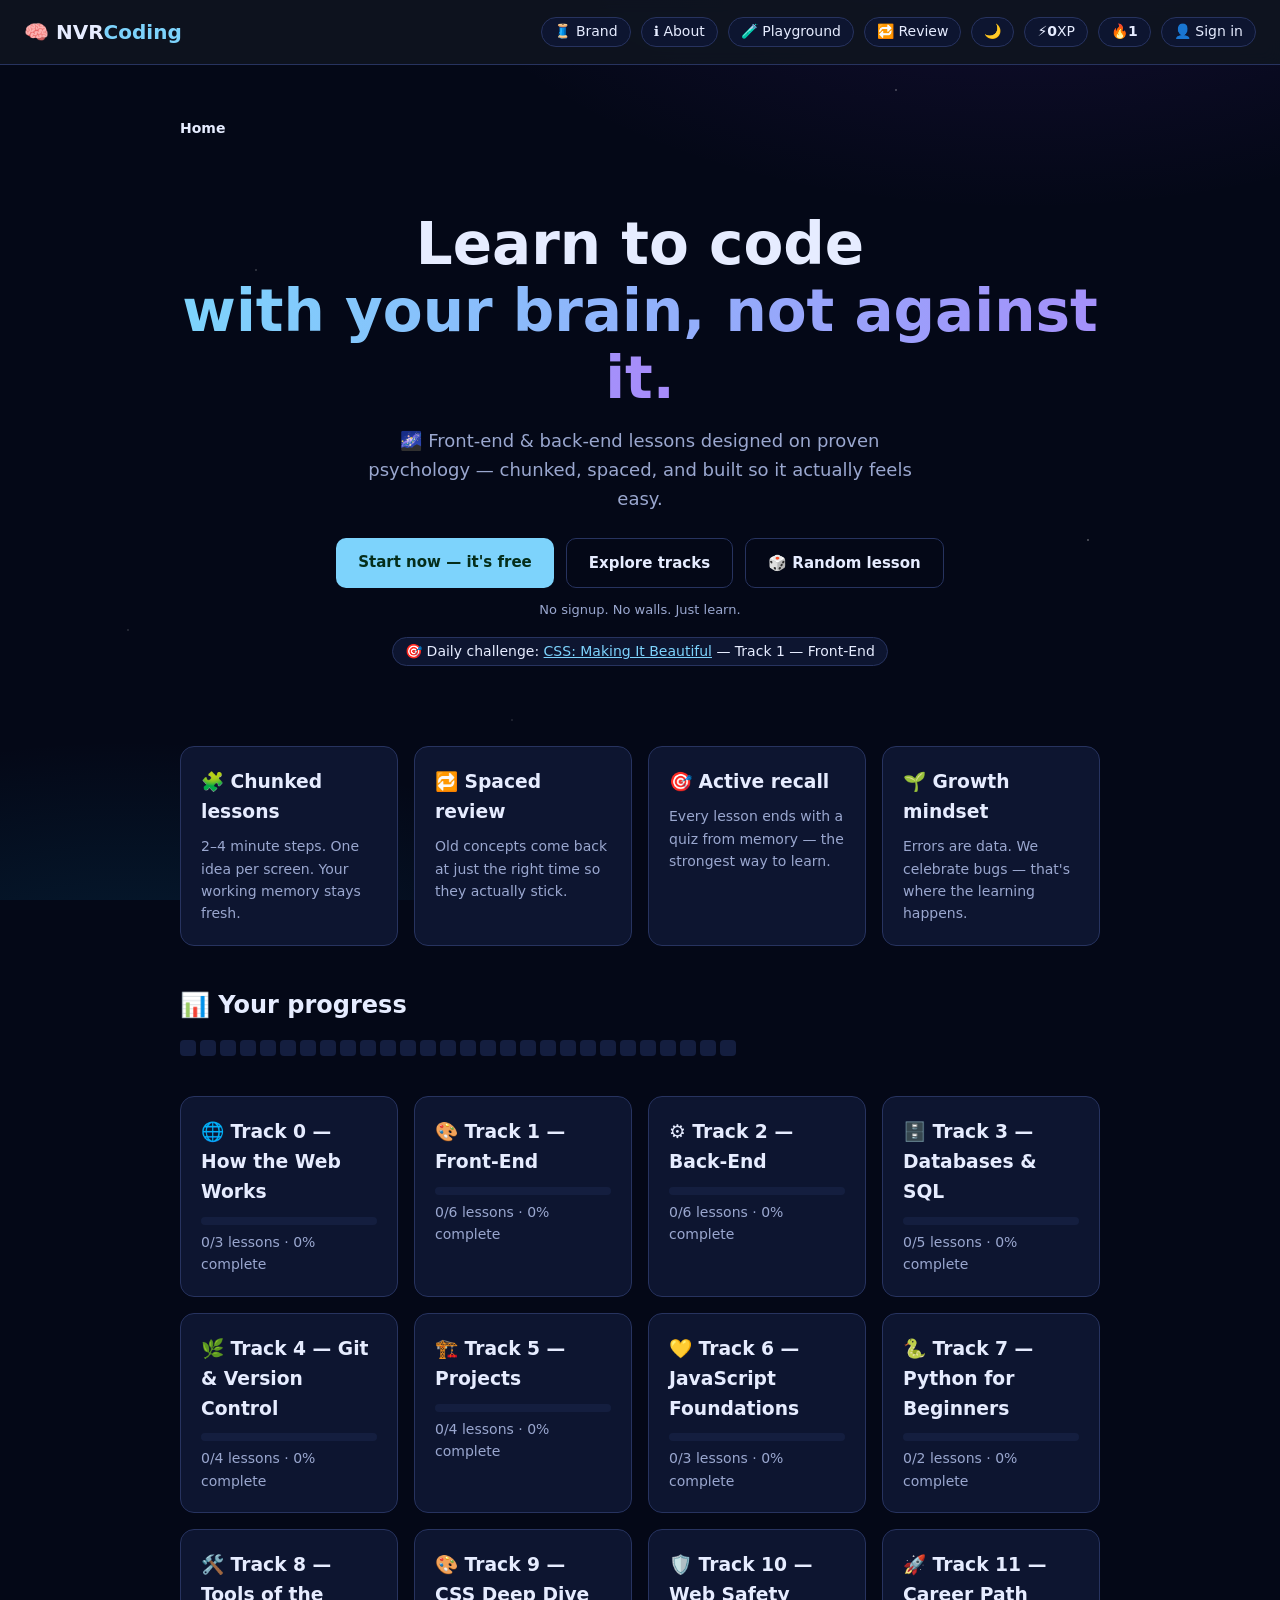
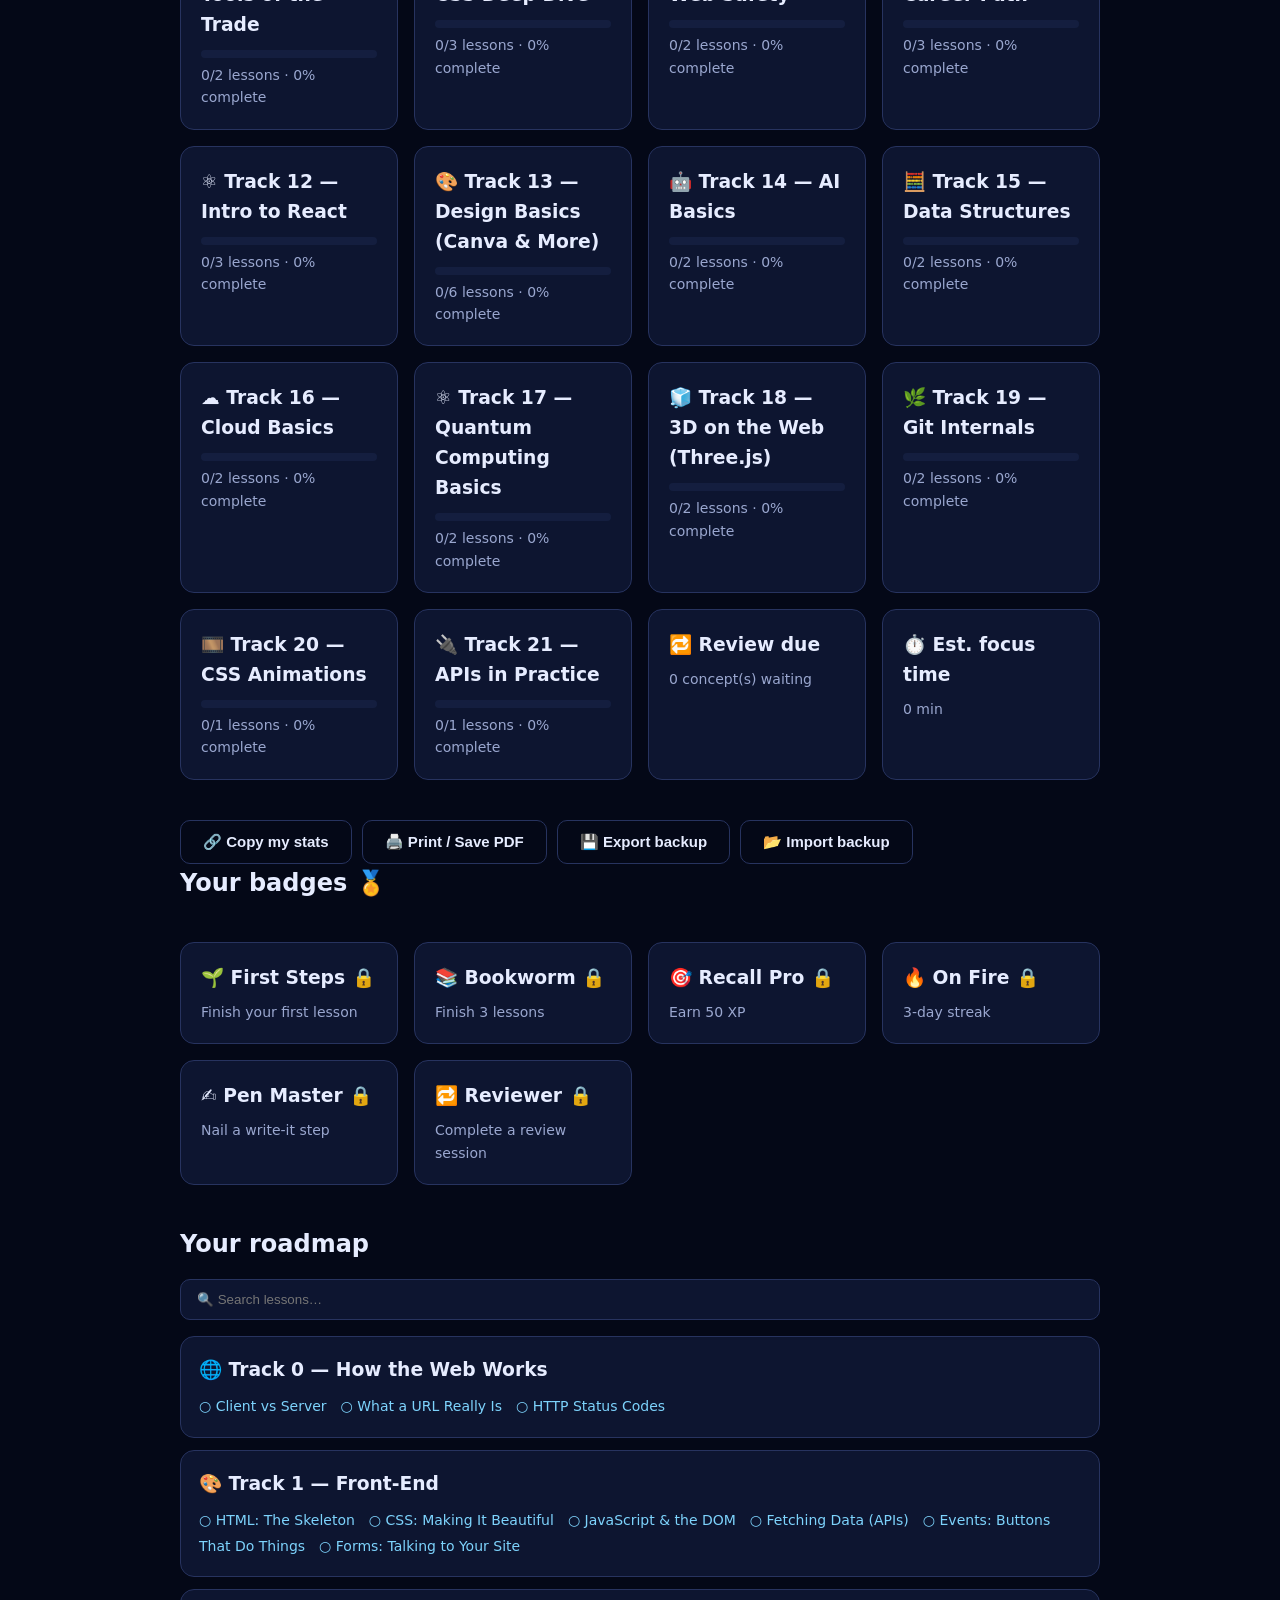
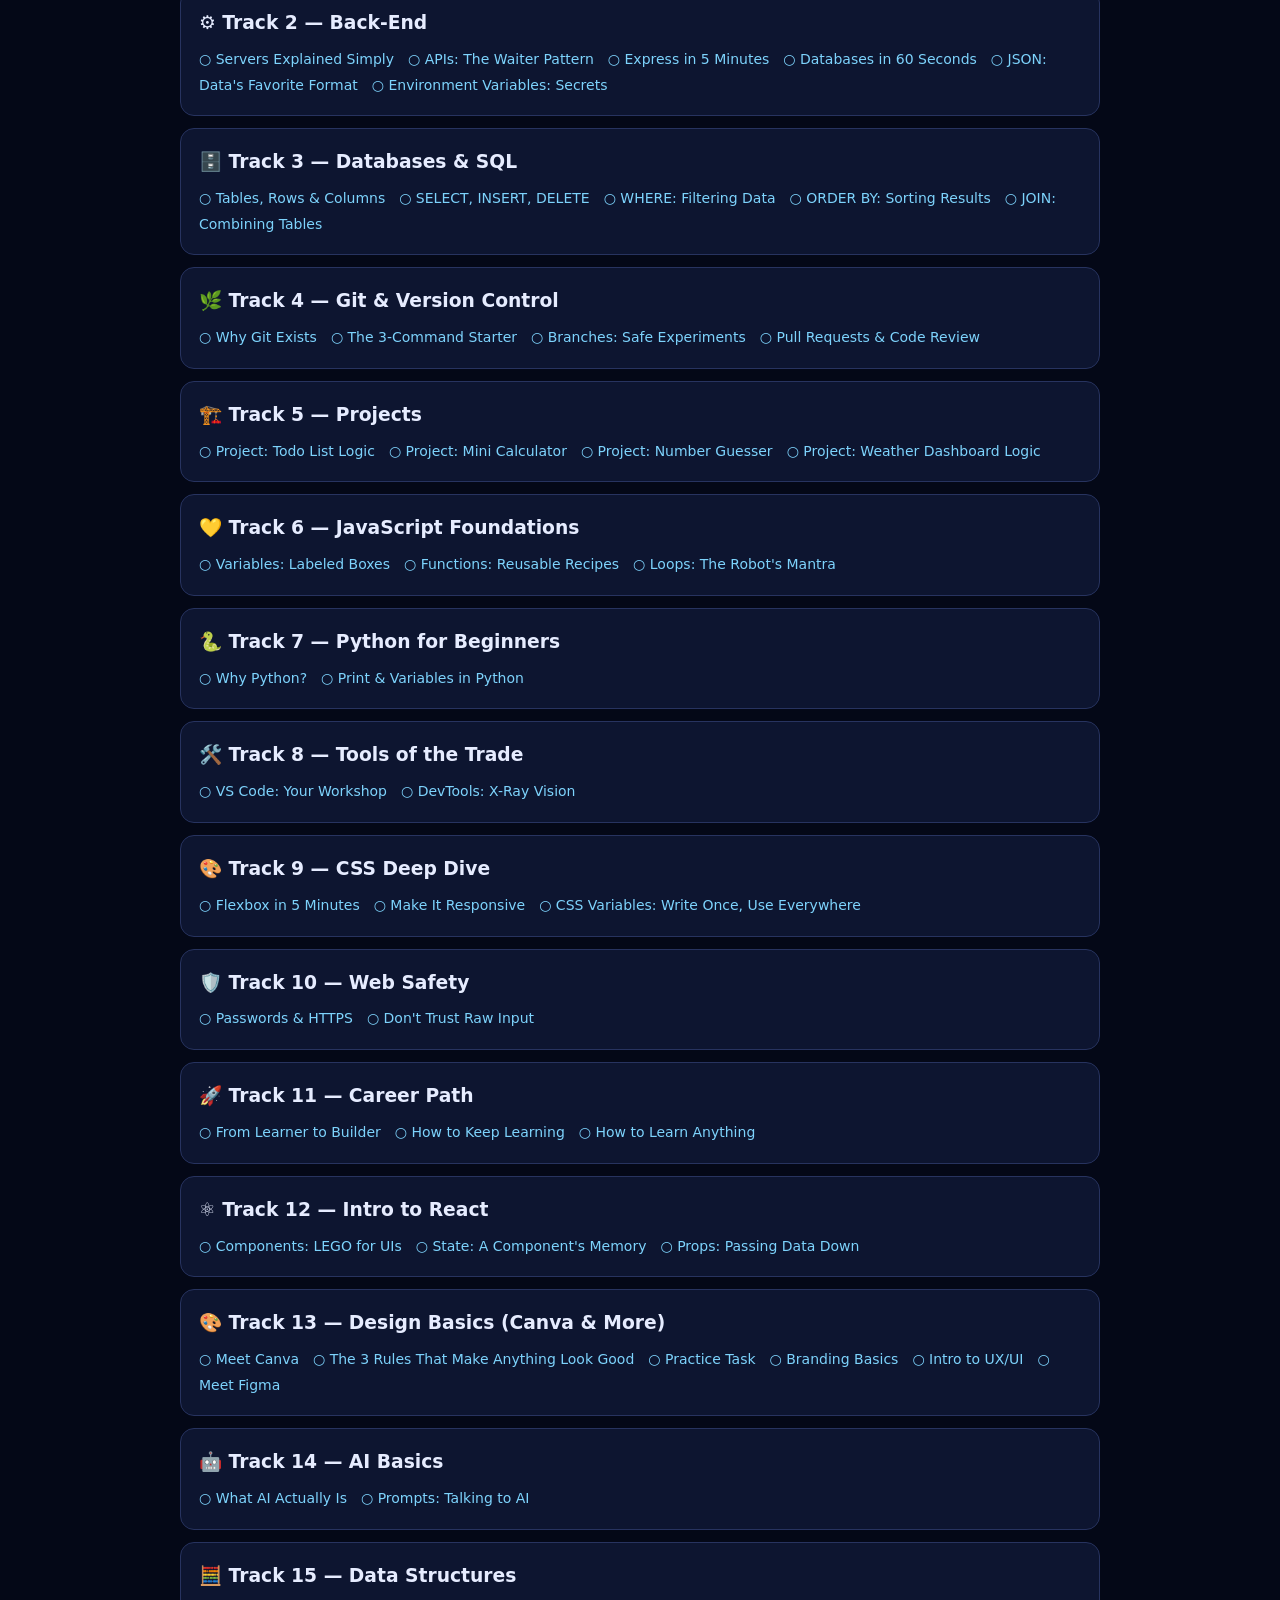
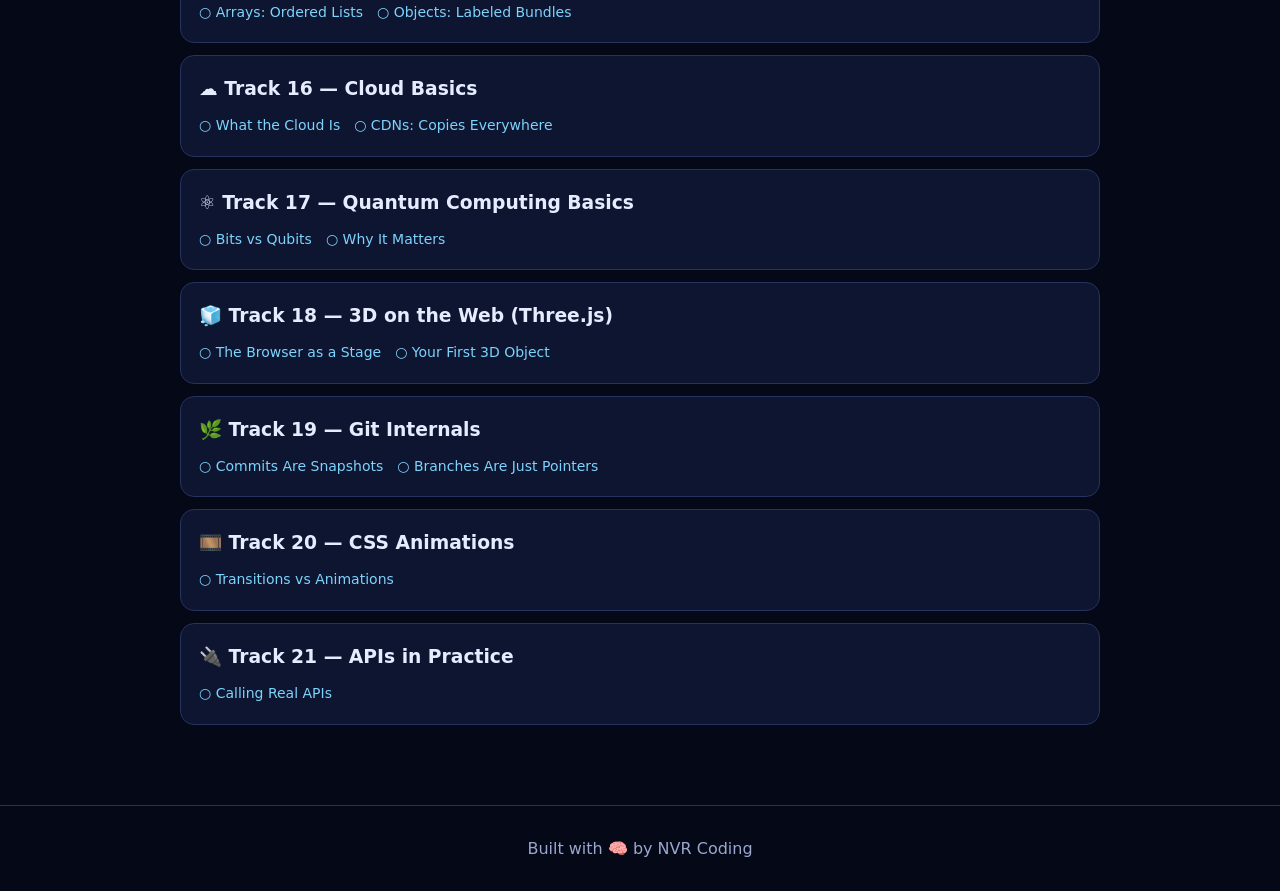
<file: index.html>
<!DOCTYPE html>
<html lang="en">
<head>
<meta charset="UTF-8">
<meta name="viewport" content="width=device-width, initial-scale=1.0">
<title>NVR Coding — Learn web dev with your brain, not against it</title>
<meta name="description" content="NVR Coding — learn front-end, back-end, SQL and Git through psychology-backed lessons: chunked steps, active recall, spaced review, and write-it exercises.">
<meta name="theme-color" content="#0f1420">
<link rel="icon" type="image/svg+xml" href="icon.svg">
<link rel="manifest" href="manifest.webmanifest">
<link rel="stylesheet" href="css/styles.css">
</head>
<body>
<header class="topbar">
  <a class="brand" href="index.html">🧠 NVR<span>Coding</span></a>
  <div class="pills">
    <a class="pill" href="brand.html" style="text-decoration:none;color:inherit">🧵 Brand</a><a class="pill" href="about.html" style="text-decoration:none;color:inherit">ℹ️ About</a>
    <a class="pill" href="playground.html" style="text-decoration:none;color:inherit">🧪 Playground</a>
    <a class="pill" href="review.html" style="text-decoration:none;color:inherit">🔁 Review</a>
    <button class="pill" id="themeBtn" style="cursor:pointer" aria-label="Switch colour theme" title="Switch colour theme">🌙</button><span class="pill">⚡ <b id="xpPill">0</b> XP</span>
    <span class="pill">🔥 <b id="streakPill">0</b></span>
    <button class="pill" id="authBtn" style="cursor:pointer">👤 Sign in</button>
  </div>
</header>

<main>
  <nav class="breadcrumbs" aria-label="Breadcrumb">
    <span class="current">Home</span>
  </nav>

  <section class="hero">
    <h1>Learn to code<br><span class="grad">with your brain, not against it.</span></h1>
    <p class="sub">🌌 Front-end & back-end lessons designed on proven psychology — chunked, spaced, and built so it actually feels easy.</p>
    <div class="cta-row">
      <a class="btn primary" href="lesson.html?lesson=t0l1">Start now — it's free</a>
      <a class="btn ghost" href="#tracks">Explore tracks</a>
      <a class="btn ghost" id="randomBtn" href="#">🎲 Random lesson</a>
    </div>
    <p class="tiny" id="reviewDueNotice"></p>
          <p class="tiny">No signup. No walls. Just learn.</p>
    <p id="dailyChallenge" class="pill" style="display:inline-block;margin-top:16px">🎯 Daily challenge loading…</p>
  </section>

  <section class="cards">
    <div class="card"><h3>🧩 Chunked lessons</h3><p>2–4 minute steps. One idea per screen. Your working memory stays fresh.</p></div>
    <div class="card"><h3>🔁 Spaced review</h3><p>Old concepts come back at just the right time so they actually stick.</p></div>
    <div class="card"><h3>🎯 Active recall</h3><p>Every lesson ends with a quiz from memory — the strongest way to learn.</p></div>
    <div class="card"><h3>🌱 Growth mindset</h3><p>Errors are data. We celebrate bugs — that's where the learning happens.</p></div>
  </section>

  <section class="tracks">
    <h2>📊 Your progress</h2>
    <div id="heatmap" style="display:flex;gap:4px;margin:0 0 12px;flex-wrap:wrap"></div>
    <div id="progressSection" class="cards"></div>
    <div style="margin-top:14px;display:flex;gap:10px;flex-wrap:wrap">
      <button class="btn ghost" id="shareBtn">🔗 Copy my stats</button>
      <button class="btn ghost" id="printBtn">🖨️ Print / Save PDF</button>
      <button class="btn ghost" id="exportBtn">💾 Export backup</button>
      <button class="btn ghost" id="importBtn">📂 Import backup</button>
      <input type="file" id="importFile" accept=".json" style="display:none">
    </div>
  </section>

  <section class="tracks" id="badgesSection">
    <h2>Your badges 🏅</h2>
    <div id="badges" class="cards"></div>
  </section>

  <section class="tracks" id="tracks">
    <h2>Your roadmap</h2>
    <input id="search" placeholder="🔍 Search lessons…" style="width:100%;padding:12px 16px;border-radius:10px;border:1px solid var(--border);background:var(--surface);color:var(--text);margin-bottom:16px">
    <div id="trackList" class="track-list"></div>
  </section>
</main>

<footer>Built with 🧠 by NVR Coding</footer>
<script src="config.js"></script>
<script src="js/auth.js"></script>
<script src="data/lessons.js"></script>
<script src="js/celebrate.js"></script>
<script src="js/app.js"></script>
</body>
</html>
</file>
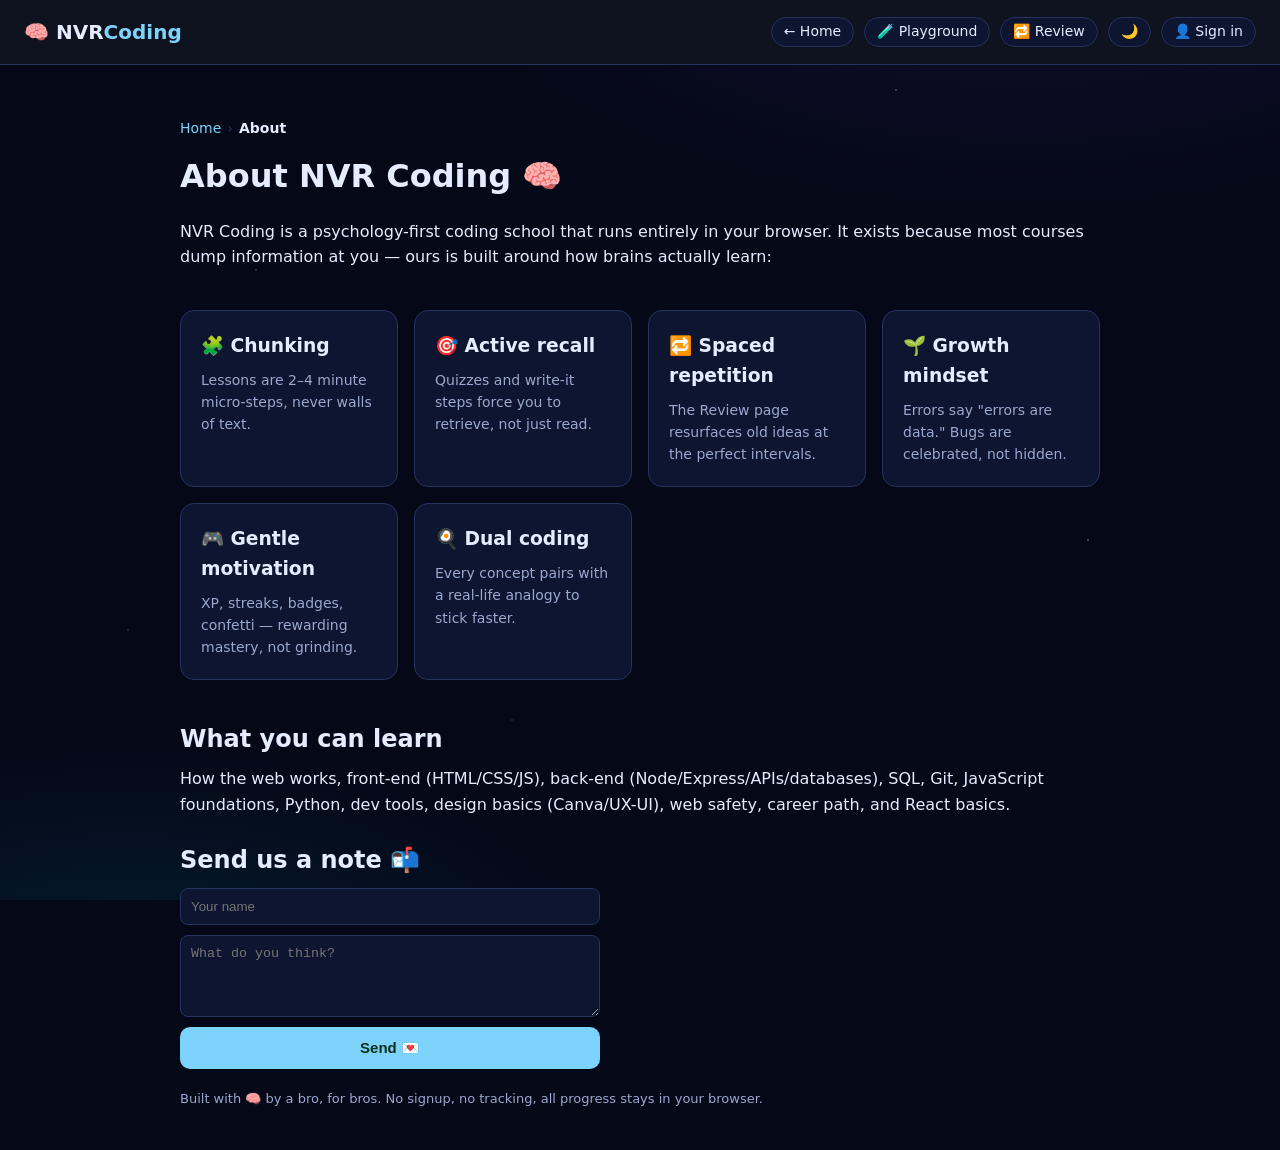
<file: about.html>
<!DOCTYPE html>
<html lang="en">
<head>
<meta charset="UTF-8">
<meta name="viewport" content="width=device-width, initial-scale=1.0">
<title>About — NVR Coding</title>
<link rel="manifest" href="manifest.webmanifest">
<link rel="stylesheet" href="css/styles.css">
</head>
<body>
<header class="topbar">
  <a class="brand" href="index.html">🧠 NVR<span>Coding</span></a>
  <div class="pills">
    <a class="pill" href="index.html">← Home</a>
    <a class="pill" href="playground.html">🧪 Playground</a>
    <a class="pill" href="review.html">🔁 Review</a>
    <button class="pill" id="themeBtn" style="cursor:pointer" aria-label="Switch theme">🌙</button>
    <button class="pill" id="authBtn" style="cursor:pointer">👤 Sign in</button>
  </div>
</header>

<main>
  <nav class="breadcrumbs" aria-label="Breadcrumb">
    <a href="index.html">Home</a>
    <span class="sep">›</span>
    <span class="current">About</span>
  </nav>
  <h1>About NVR Coding 🧠</h1>
  <p style="margin:16px 0">NVR Coding is a psychology-first coding school that runs entirely in your browser. It exists because most courses dump information at you — ours is built around how brains actually learn:</p>
  <div class="cards">
    <div class="card"><h3>🧩 Chunking</h3><p>Lessons are 2–4 minute micro-steps, never walls of text.</p></div>
    <div class="card"><h3>🎯 Active recall</h3><p>Quizzes and write-it steps force you to retrieve, not just read.</p></div>
    <div class="card"><h3>🔁 Spaced repetition</h3><p>The Review page resurfaces old ideas at the perfect intervals.</p></div>
    <div class="card"><h3>🌱 Growth mindset</h3><p>Errors say "errors are data." Bugs are celebrated, not hidden.</p></div>
    <div class="card"><h3>🎮 Gentle motivation</h3><p>XP, streaks, badges, confetti — rewarding mastery, not grinding.</p></div>
    <div class="card"><h3>🍳 Dual coding</h3><p>Every concept pairs with a real-life analogy to stick faster.</p></div>
  </div>
  <h2 style="margin:24px 0 8px">What you can learn</h2>
  <p>How the web works, front-end (HTML/CSS/JS), back-end (Node/Express/APIs/databases), SQL, Git, JavaScript foundations, Python, dev tools, design basics (Canva/UX-UI), web safety, career path, and React basics.</p>
  <h2 style="margin:24px 0 8px">Send us a note 📬</h2>
  <form id="contactForm" onsubmit="return false;" style="display:grid;gap:10px;max-width:420px">
    <input id="cfName" placeholder="Your name" style="padding:10px;border-radius:8px;border:1px solid var(--border);background:var(--surface);color:var(--text)">
    <textarea id="cfMsg" placeholder="What do you think?" rows="4" style="padding:10px;border-radius:8px;border:1px solid var(--border);background:var(--surface);color:var(--text)"></textarea>
    <button class="btn primary" type="submit">Send 💌</button>
  </form>
  <p id="cfThanks" class="tiny" style="margin-top:8px"></p>

  <p class="tiny" style="margin-top:20px">Built with 🧠 by a bro, for bros. No signup, no tracking, all progress stays in your browser.</p>
</main>
<script src="config.js"></script>
<script src="js/auth.js"></script>
<script src="js/app.js"></script>
<script>
  document.getElementById('contactForm').onsubmit = () => {
    const msgs = JSON.parse(localStorage.getItem('nvr_feedback') || '[]');
    msgs.push({ name: document.getElementById('cfName').value, msg: document.getElementById('cfMsg').value, at: new Date().toISOString() });
    localStorage.setItem('nvr_feedback', JSON.stringify(msgs));
    document.getElementById('cfThanks').textContent = '🙌 Thanks! Your feedback was saved locally.';
    document.getElementById('cfName').value = ''; document.getElementById('cfMsg').value = '';
  };
</script>
</body>
</html>
</file>
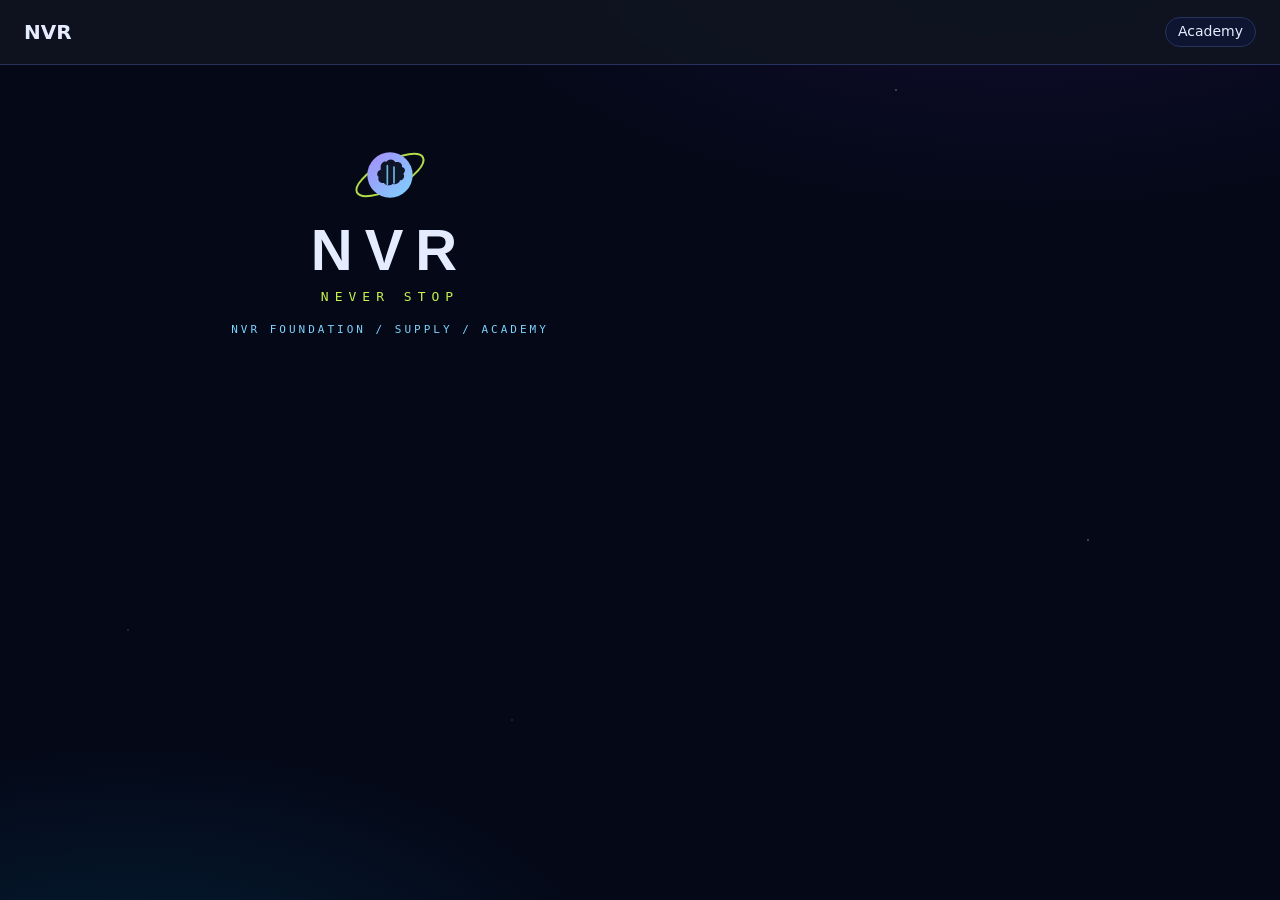
<file: brand.html>
<!DOCTYPE html>
<html lang="en">
<head>
<meta charset="UTF-8">
<title>NVR Brand</title>
<link rel="stylesheet" href="css/styles.css">
</head>
<body>
<header class="topbar"><a class="brand" href="index.html">NVR</a><div class="pills"><a class="pill" href="index.html" style="text-decoration:none;color:inherit">Academy</a></div></header>
<main>
<svg xmlns="http://www.w3.org/2000/svg" viewBox="0 0 420 260" width="420" height="260">
  <rect width="420" height="260" fill="#040817"/>
  <image href="img/logo-mark.svg" x="170" y="30" width="80" height="80"/>
  <text x="210" y="165" text-anchor="middle" font-family="Segoe UI, Arial, sans-serif" font-size="58" font-weight="800" letter-spacing="12" fill="#e6ecff">NVR</text>
  <text x="210" y="196" text-anchor="middle" font-family="Consolas, monospace" font-size="13" letter-spacing="6" fill="#c6f24e">NEVER STOP</text>
  <text x="210" y="228" text-anchor="middle" font-family="Consolas, monospace" font-size="11" letter-spacing="3" fill="#7dd3fc">NVR FOUNDATION / SUPPLY / ACADEMY</text>
</svg>
</main>
</body>
</html>
</file>
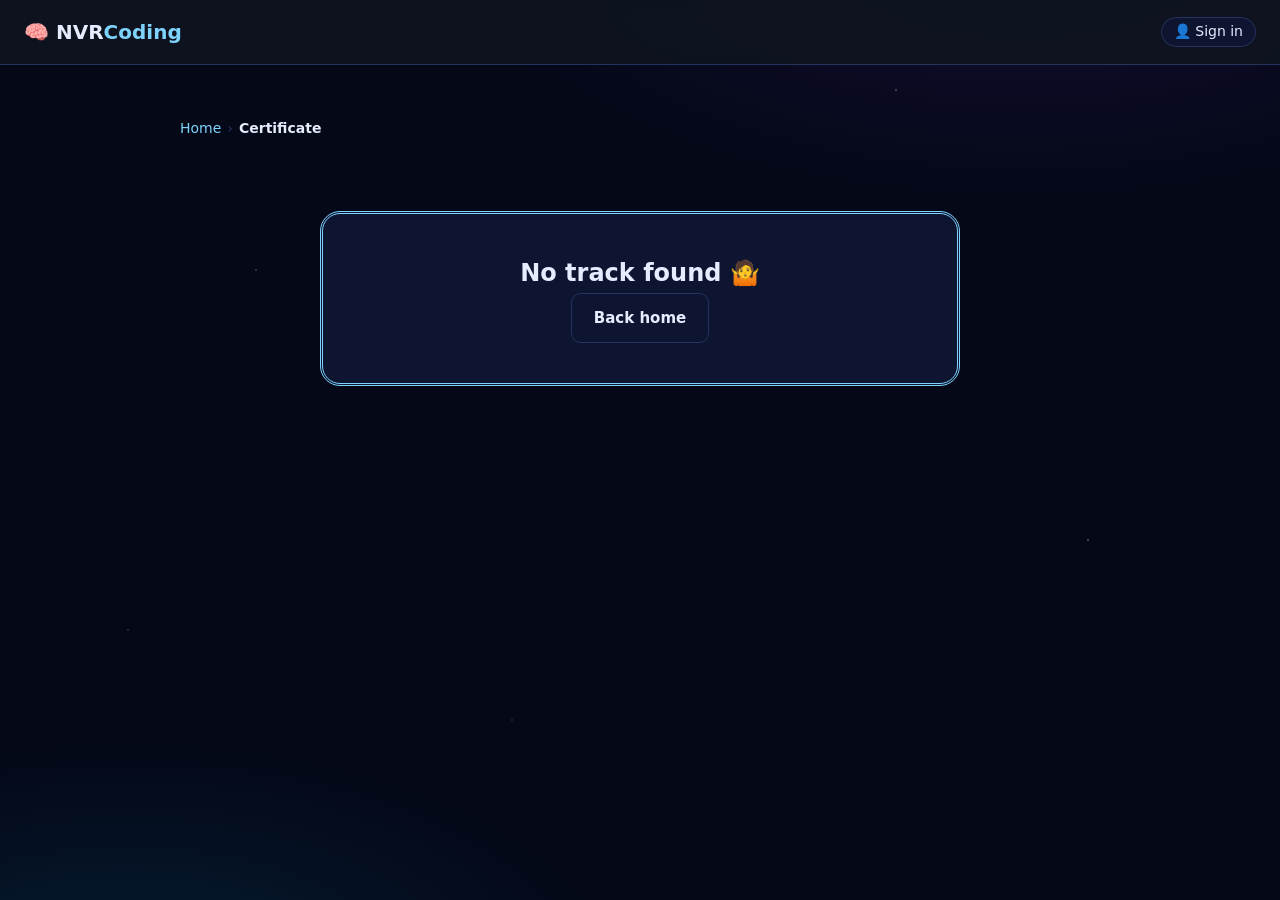
<file: certificate.html>
<!DOCTYPE html>
<html lang="en">
<head>
<meta charset="UTF-8">
<meta name="viewport" content="width=device-width, initial-scale=1.0">
<title>Certificate — NVR Coding</title>
<link rel="manifest" href="manifest.webmanifest">
<link rel="stylesheet" href="css/styles.css">
<style>
  .cert{max-width:640px;margin:60px auto;padding:40px;text-align:center;border:3px double var(--accent);border-radius:20px;background:var(--surface)}
  .cert h1{font-size:32px;margin-bottom:10px}
  .cert .name{font-size:24px;color:var(--accent);margin:20px 0}
</style>
</head>
<body>
<header class="topbar">
  <a class="brand" href="index.html">🧠 NVR<span>Coding</span></a>
  <div class="pills">
    <button class="pill" id="authBtn" style="cursor:pointer">👤 Sign in</button>
  </div>
</header>
<main>
  <nav class="breadcrumbs" aria-label="Breadcrumb" id="certCrumbs">
    <a href="index.html">Home</a>
    <span class="sep">›</span>
    <span class="current" id="certCrumbCurrent">Certificate</span>
  </nav>
  <div class="cert" id="cert"></div>
</main>
<script src="config.js"></script>
<script src="js/auth.js"></script>
<script src="data/lessons.js"></script>
<script src="js/app.js"></script>
<script>
  const trackId = new URLSearchParams(location.search).get('track');
  const t = window.LESSONS.tracks.find(x => x.id === trackId);
  // Breadcrumbs: Home > Track > Certificate
  if (t) {
    document.getElementById('certCrumbCurrent').textContent = 'Certificate';
    document.getElementById('certCrumbs').innerHTML = `
      <a href="index.html">Home</a>
      <span class="sep">›</span>
      <a href="index.html#tracks">${t.icon} ${t.title}</a>
      <span class="sep">›</span>
      <span class="current">Certificate</span>`;
  }
  document.getElementById('cert').innerHTML = t
    ? `<h1>🏆 Certificate of Completion</h1>
       <p>This certifies that</p>
       <div class="name">You (legend) 😎</div>
       <p>have completed</p>
       <h2 style="margin:10px 0">${t.icon} ${t.title}</h2>
       <p class="tiny">Completed on ${new Date().toLocaleDateString()} · ${store.get('xp',0)} XP · ${store.get('streak',0)}-day streak</p>`
    : '<h2>No track found 🤷</h2><a class="btn ghost" href="index.html">Back home</a>';
</script>
</body>
</html>
</file>
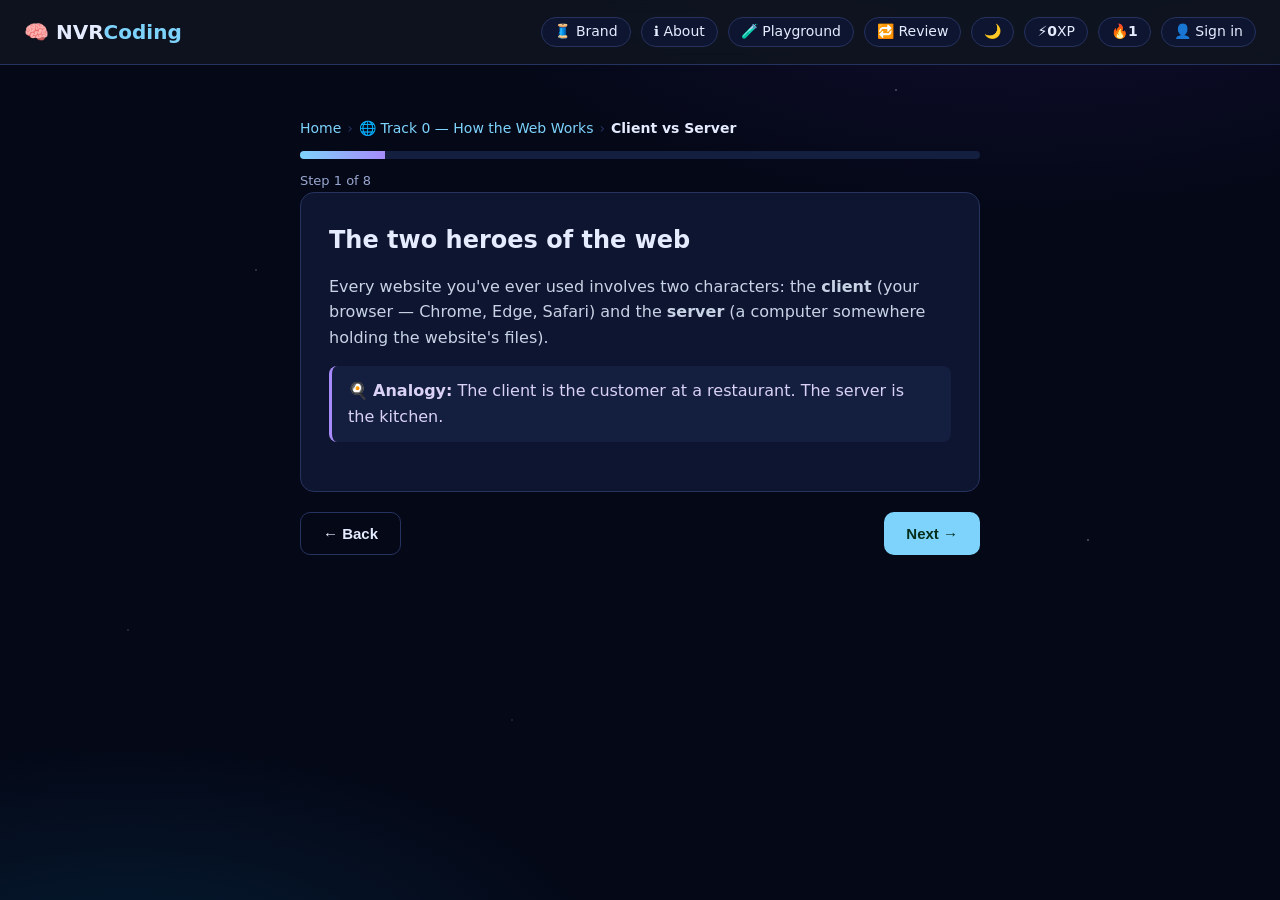
<file: lesson.html>
<!DOCTYPE html>
<html lang="en">
<head>
<meta charset="UTF-8">
<meta name="viewport" content="width=device-width, initial-scale=1.0">
<title>Lesson — NVR Coding</title>
<meta name="description" content="NVR Coding — learn front-end, back-end, SQL and Git through psychology-backed lessons: chunked steps, active recall, spaced review, and write-it exercises.">
<meta name="theme-color" content="#0f1420">
<link rel="icon" type="image/svg+xml" href="icon.svg">
<link rel="manifest" href="manifest.webmanifest">
<link rel="stylesheet" href="css/styles.css">
</head>
<body>
<header class="topbar">
  <a class="brand" href="index.html">🧠 NVR<span>Coding</span></a>
  <div class="pills">
    <a class="pill" href="brand.html" style="text-decoration:none;color:inherit">🧵 Brand</a><a class="pill" href="about.html" style="text-decoration:none;color:inherit">ℹ️ About</a>
    <a class="pill" href="playground.html" style="text-decoration:none;color:inherit">🧪 Playground</a>
    <a class="pill" href="review.html" style="text-decoration:none;color:inherit">🔁 Review</a>
    <button class="pill" id="themeBtn" style="cursor:pointer" aria-label="Switch colour theme" title="Switch colour theme">🌙</button><span class="pill">⚡ <b id="xpPill">0</b> XP</span>
    <span class="pill">🔥 <b id="streakPill">0</b></span>
    <button class="pill" id="authBtn" style="cursor:pointer">👤 Sign in</button>
  </div>
</header>

<main class="lesson-shell">
  <nav class="breadcrumbs" aria-label="Breadcrumb" id="lessonCrumbs">
    <a href="index.html">Home</a>
    <span class="sep">›</span>
    <span class="current">Lesson</span>
  </nav>
  <div class="lesson-head">
    <div class="progress"><div id="progressBar"></div></div>
    <p id="stepCounter" class="tiny"></p>
  </div>
  <article id="lessonArea" class="lesson-card"></article>
  <div class="nav-row">
    <button id="prevBtn" class="btn ghost">← Back</button>
    <button id="nextBtn" class="btn primary">Next →</button>
  </div>
</main>

<script src="config.js"></script>
<script src="js/auth.js"></script>
<script src="data/lessons.js"></script>
<script src="js/celebrate.js"></script>
<script src="js/app.js"></script>
<script src="js/lesson.js"></script>
</body>
</html>
</file>
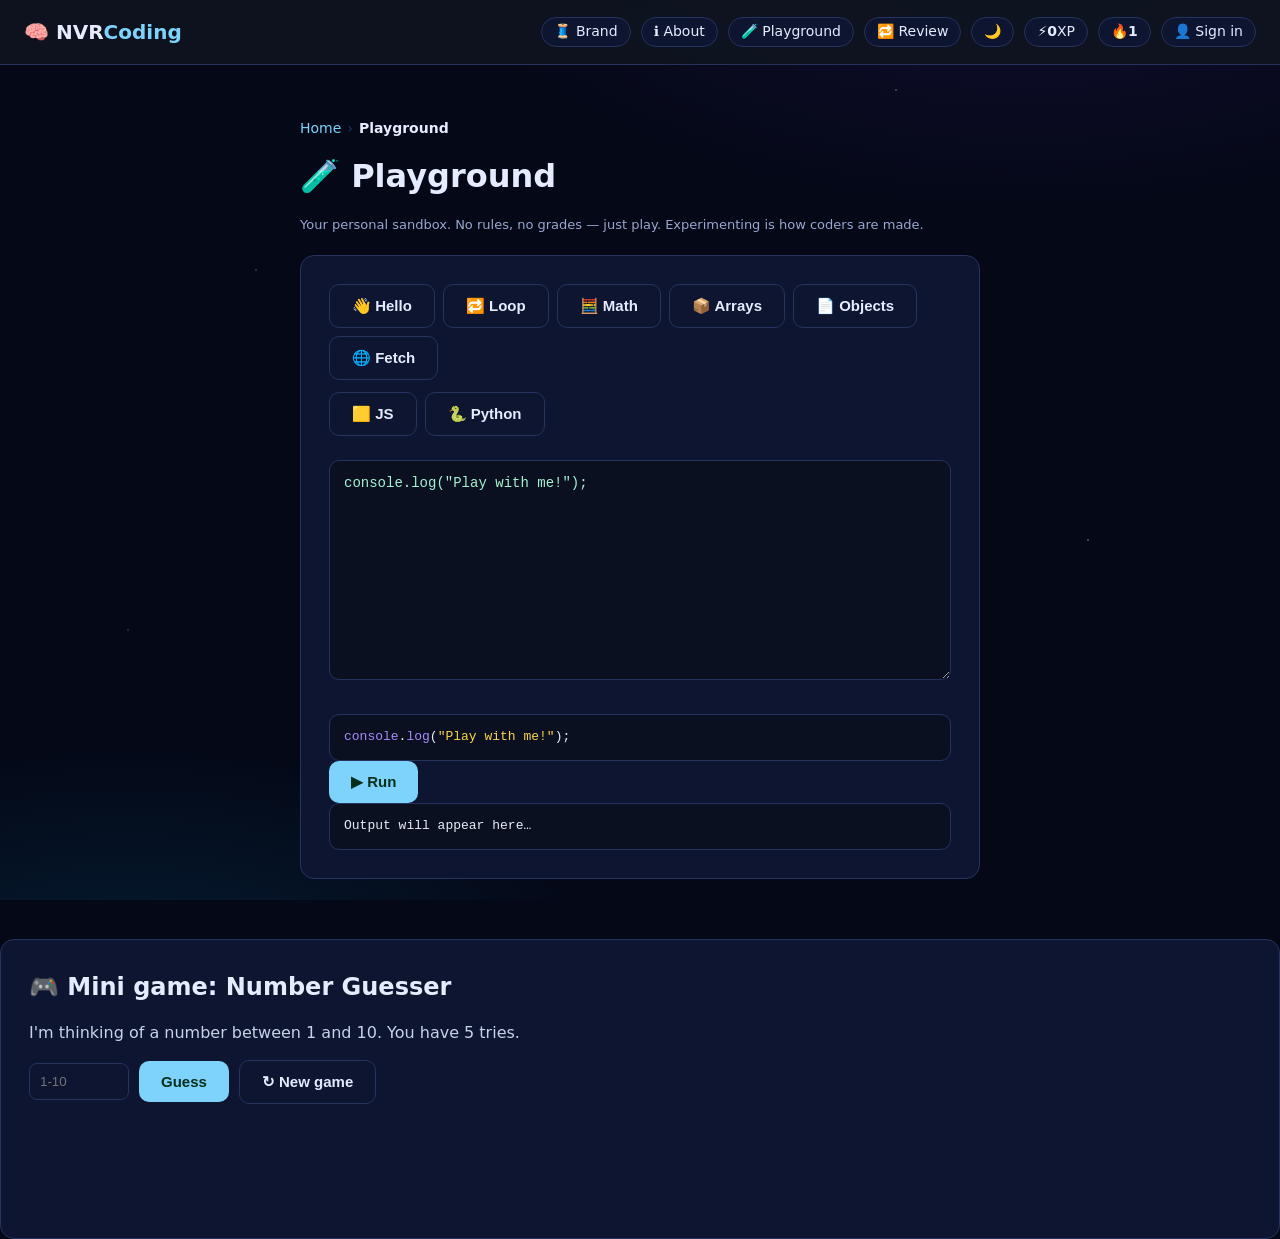
<file: playground.html>
<!DOCTYPE html>
<html lang="en">
<head>
<meta charset="UTF-8">
<meta name="viewport" content="width=device-width, initial-scale=1.0">
<title>Playground — NVR Coding</title>
<meta name="description" content="NVR Coding — learn front-end, back-end, SQL and Git through psychology-backed lessons: chunked steps, active recall, spaced review, and write-it exercises.">
<meta name="theme-color" content="#0f1420">
<link rel="icon" type="image/svg+xml" href="icon.svg">
<link rel="manifest" href="manifest.webmanifest">
<link rel="stylesheet" href="css/styles.css">
</head>
<body>
<header class="topbar">
  <a class="brand" href="index.html">🧠 NVR<span>Coding</span></a>
  <div class="pills">
    <a class="pill" href="brand.html" style="text-decoration:none;color:inherit">🧵 Brand</a><a class="pill" href="about.html" style="text-decoration:none;color:inherit">ℹ️ About</a>
    <a class="pill" href="playground.html" style="text-decoration:none;color:inherit">🧪 Playground</a>
    <a class="pill" href="review.html" style="text-decoration:none;color:inherit">🔁 Review</a>
    <button class="pill" id="themeBtn" style="cursor:pointer" aria-label="Switch colour theme" title="Switch colour theme">🌙</button><span class="pill">⚡ <b id="xpPill">0</b> XP</span>
    <span class="pill">🔥 <b id="streakPill">0</b></span>
    <button class="pill" id="authBtn" style="cursor:pointer">👤 Sign in</button>
  </div>
</header>

<main class="lesson-shell">
  <nav class="breadcrumbs" aria-label="Breadcrumb">
    <a href="index.html">Home</a>
    <span class="sep">›</span>
    <span class="current">Playground</span>
  </nav>
  <h1 style="margin-bottom:6px">🧪 Playground</h1>
  <p class="tiny" style="margin-bottom:20px">Your personal sandbox. No rules, no grades — just play. Experimenting is how coders are made.</p>
  <article class="lesson-card">
    <div style="display:flex;gap:8px;flex-wrap:wrap;margin-bottom:12px">
      <button class="btn ghost" data-tpl="hello">👋 Hello</button>
      <button class="btn ghost" data-tpl="loop">🔁 Loop</button>
      <button class="btn ghost" data-tpl="math">🧮 Math</button>
      <button class="btn ghost" data-tpl="array">📦 Arrays</button>
      <button class="btn ghost" data-tpl="object">📄 Objects</button>
      <button class="btn ghost" data-tpl="fetch">🌐 Fetch</button>
    </div>
    <div style="display:flex;gap:8px;align-items:center;margin-bottom:10px;flex-wrap:wrap">
      <button class="btn ghost" id="langJs" style="font-weight:700">🟨 JS</button>
      <button class="btn ghost" id="langPy">🐍 Python</button>
      <span class="tiny" id="langNote" style="margin:0"></span>
    </div>
    <textarea class="code-editor" id="editor" spellcheck="false" style="min-height:220px">console.log("Play with me!");</textarea>
    <pre id="highlight" class="console" style="margin-top:12px;white-space:pre-wrap"></pre>
    <button class="btn primary" id="runBtn">▶ Run</button>
    <pre class="console" id="out">Output will appear here…</pre>
  </article>
</main>

  <article class="lesson-card" style="margin-top:20px">
    <h2>🎮 Mini game: Number Guesser</h2>
    <p>I'm thinking of a number between 1 and 10. You have 5 tries.</p>
    <div style="display:flex;gap:10px;flex-wrap:wrap;align-items:center">
      <input id="guessInput" type="number" min="1" max="10" placeholder="1-10" style="width:100px;padding:10px;border-radius:8px;border:1px solid var(--border);background:var(--surface);color:var(--text)">
      <button class="btn primary" id="guessBtn">Guess</button>
      <button class="btn ghost" id="newGameBtn">↻ New game</button>
    </div>
    <p id="guessMsg" class="feedback" style="margin-top:12px"></p>
  </article>

  <script src="config.js"></script>
<script src="js/auth.js"></script>
<script src="data/lessons.js"></script>
<script src="js/celebrate.js"></script>
<script src="js/app.js"></script>
<script src="js/playground.js"></script>
</body>
</html>
</file>
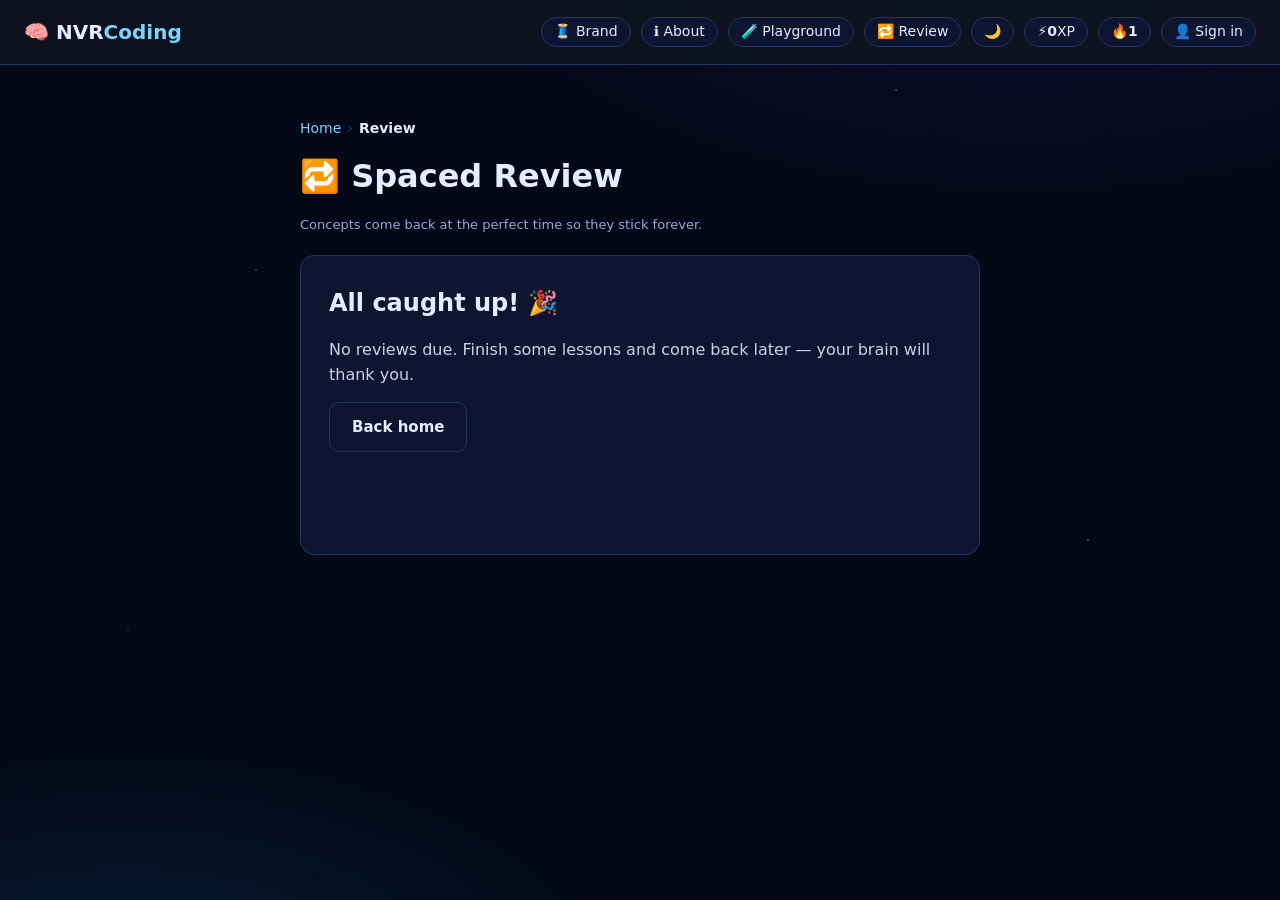
<file: review.html>
<!DOCTYPE html>
<html lang="en">
<head>
<meta charset="UTF-8">
<meta name="viewport" content="width=device-width, initial-scale=1.0">
<title>Review — NVR Coding</title>
<meta name="description" content="NVR Coding — learn front-end, back-end, SQL and Git through psychology-backed lessons: chunked steps, active recall, spaced review, and write-it exercises.">
<meta name="theme-color" content="#0f1420">
<link rel="icon" type="image/svg+xml" href="icon.svg">
<link rel="manifest" href="manifest.webmanifest">
<link rel="stylesheet" href="css/styles.css">
</head>
<body>
<header class="topbar">
  <a class="brand" href="index.html">🧠 NVR<span>Coding</span></a>
  <div class="pills">
    <a class="pill" href="brand.html" style="text-decoration:none;color:inherit">🧵 Brand</a><a class="pill" href="about.html" style="text-decoration:none;color:inherit">ℹ️ About</a>
    <a class="pill" href="playground.html" style="text-decoration:none;color:inherit">🧪 Playground</a>
    <a class="pill" href="review.html" style="text-decoration:none;color:inherit">🔁 Review</a>
    <button class="pill" id="themeBtn" style="cursor:pointer" aria-label="Switch colour theme" title="Switch colour theme">🌙</button><span class="pill">⚡ <b id="xpPill">0</b> XP</span>
    <span class="pill">🔥 <b id="streakPill">0</b></span>
    <button class="pill" id="authBtn" style="cursor:pointer">👤 Sign in</button>
  </div>
</header>

<main class="lesson-shell">
  <nav class="breadcrumbs" aria-label="Breadcrumb">
    <a href="index.html">Home</a>
    <span class="sep">›</span>
    <span class="current">Review</span>
  </nav>
  <h1 style="margin-bottom:6px">🔁 Spaced Review</h1>
  <p class="tiny" style="margin-bottom:20px">Concepts come back at the perfect time so they stick forever.</p>
  <article id="reviewArea" class="lesson-card"></article>
</main>

<script src="config.js"></script>
<script src="js/auth.js"></script>
<script src="data/lessons.js"></script>
<script src="js/celebrate.js"></script>
<script src="js/app.js"></script>
<script src="js/review.js"></script>
</body>
</html>
</file>
<file: css/styles.css>
:root{
  --bg:#040817; --surface:#0d1530; --surface2:#141e3f; --border:#27335f;
  --text:#e6ecff; --muted:#9aa7cf; --accent:#7dd3fc; --accent2:#a78bfa;
  --radius:14px;
}
[data-theme="light"]{
  --bg:#f4f6fb; --surface:#ffffff; --surface2:#eceff7; --border:#d9dfeb;
  --text:#1c2536; --muted:#5a6983;
}
[data-theme="mars"]{
  --bg:#2a0f0a; --surface:#3d1810; --surface2:#52231a; --border:#7c3a2b;
  --text:#ffe8df; --muted:#d8a596; --accent:#fb923c; --accent2:#f87171;
}
[data-theme="moon"]{
  --bg:#1a1a1f; --surface:#2a2a31; --surface2:#35353d; --border:#4a4a55;
  --text:#e8e8ee; --muted:#a0a0b0; --accent:#c4b5fd; --accent2:#93c5fd;
}
*{box-sizing:border-box;margin:0;padding:0}
body{background:var(--bg);color:var(--text);font-family:'Segoe UI',system-ui,sans-serif;line-height:1.6;
  background-image:
    radial-gradient(1px 1px at 20% 30%, #ffffff88, transparent),
    radial-gradient(1.5px 1.5px at 70% 10%, #ffffff66, transparent),
    radial-gradient(1px 1px at 40% 80%, #ffffff55, transparent),
    radial-gradient(1.5px 1.5px at 85% 60%, #ffffff77, transparent),
    radial-gradient(1px 1px at 10% 70%, #ffffff66, transparent),
    radial-gradient(600px 300px at 80% -10%, #7c3aed22, transparent),
    radial-gradient(500px 250px at 10% 110%, #0ea5e922, transparent);
  background-attachment: fixed;
}
.topbar{display:flex;justify-content:space-between;align-items:center;padding:16px 24px;border-bottom:1px solid var(--border);position:sticky;top:0;background:rgba(15,20,32,.9);backdrop-filter:blur(8px);z-index:5}
.brand{font-weight:800;font-size:20px;color:var(--text);text-decoration:none}
.brand span{color:var(--accent)}
.pills{display:flex;gap:10px}
.pill{background:var(--surface);border:1px solid var(--border);border-radius:999px;padding:4px 12px;font-size:14px;
  color:var(--text);text-decoration:none;display:inline-flex;align-items:center;white-space:nowrap;line-height:1.4}
.pill:hover{border-color:var(--accent)}
button.pill{font-family:inherit}
main{max-width:960px;margin:0 auto;padding:40px 20px}
.hero{text-align:center;padding:60px 0 40px}
.hero h1{font-size:clamp(34px,6vw,58px);line-height:1.15}
.grad{background:linear-gradient(90deg,var(--accent),var(--accent2));-webkit-background-clip:text;background-clip:text;color:transparent}
.sub{color:var(--muted);max-width:560px;margin:16px auto 24px;font-size:18px}
.cta-row{display:flex;gap:12px;justify-content:center;flex-wrap:wrap}
.btn{display:inline-block;border:none;border-radius:10px;padding:12px 22px;font-weight:700;font-size:15px;cursor:pointer;text-decoration:none;color:var(--text)}
.btn.primary{background:var(--accent);color:#052e1b}
.btn.primary:hover{filter:brightness(1.1)}
.btn.ghost{background:transparent;border:1px solid var(--border)}
.tiny{color:var(--muted);font-size:13px;margin-top:12px}
.cards{display:grid;grid-template-columns:repeat(auto-fit,minmax(200px,1fr));gap:16px;margin:40px 0}
.card{background:var(--surface);border:1px solid var(--border);border-radius:var(--radius);padding:20px}
.card h3{margin-bottom:8px}
.card p{color:var(--muted);font-size:14px}
.tracks h2{margin-bottom:16px}
.track-list{display:grid;gap:12px}
.track{background:var(--surface);border:1px solid var(--border);border-radius:var(--radius);padding:18px}
.track h3{margin-bottom:8px}
.track a{color:var(--accent);text-decoration:none;font-size:14px;margin-right:14px}
footer{text-align:center;color:var(--muted);padding:30px;border-top:1px solid var(--border);margin-top:40px}

/* Lesson player */
.lesson-shell{max-width:720px}
.progress{height:8px;background:var(--surface2);border-radius:999px;overflow:hidden;margin-bottom:8px}
#progressBar{height:100%;width:0%;background:linear-gradient(90deg,var(--accent),var(--accent2));transition:width .3s}
.lesson-card{background:var(--surface);border:1px solid var(--border);border-radius:var(--radius);padding:28px;min-height:300px}
.lesson-card h2{margin-bottom:14px}
.lesson-card p{color:#c8d3e6;margin-bottom:14px}
.analogy{background:var(--surface2);border-left:3px solid var(--accent2);padding:12px 16px;border-radius:8px;margin:16px 0;color:#d9d2f5}
.code-editor{width:100%;min-height:160px;background:#0b1020;border:1px solid var(--border);border-radius:10px;color:#a5f3d0;font-family:Consolas,monospace;font-size:14px;padding:14px;margin:14px 0}
.console{background:#0b1020;border:1px solid var(--border);border-radius:10px;padding:12px 14px;font-family:Consolas,monospace;font-size:13px;color:#e8eef8;min-height:44px;white-space:pre-wrap}
.quiz-opt{display:block;width:100%;text-align:left;background:var(--surface2);border:1px solid var(--border);border-radius:10px;color:var(--text);padding:12px 16px;margin:8px 0;cursor:pointer}
.quiz-opt:hover{border-color:var(--accent)}
.quiz-opt.correct{border-color:var(--accent);background:rgba(52,211,153,.12)}
.quiz-opt.wrong{border-color:#f87171;background:rgba(248,113,113,.08)}
.feedback{margin-top:10px;font-size:14px}
.feedback.ok{color:var(--accent)}
.feedback.err{color:#f87171}
.nav-row{display:flex;justify-content:space-between;margin-top:20px}
@media (prefers-reduced-motion:reduce){*{transition:none!important;animation:none!important}}

/* === Breadcrumbs === */
.breadcrumbs{display:flex;align-items:center;gap:6px;padding:12px 0;font-size:14px;color:var(--muted);flex-wrap:wrap}
.breadcrumbs a{color:var(--accent);text-decoration:none}
.breadcrumbs a:hover{text-decoration:underline}
.breadcrumbs .sep{color:var(--border)}
.breadcrumbs .current{color:var(--text);font-weight:600}

/* === Mobile tweaks === */
@media (max-width:600px){
  .topbar{flex-wrap:wrap;gap:8px;justify-content:center}
  .pills{flex-wrap:wrap;justify-content:center}
  #authBtn{max-width:150px;overflow:hidden;text-overflow:ellipsis}
  .hero{padding:30px 0 20px}
  .lesson-card{padding:18px}
  .btn{padding:10px 16px;font-size:14px}
}

/* === Space animations === */
@keyframes fadeUp { from { opacity:0; transform:translateY(18px); } to { opacity:1; transform:none; } }
@keyframes drift { from { background-position:0 0; } to { background-position:240px 900px; } }
@keyframes floaty { 0%,100%{ transform:translateY(0); } 50%{ transform:translateY(-5px); } }
.card, .track, .lesson-card, .hero { animation: fadeUp .55s ease both; }
body { animation: drift 90s linear infinite; }
.brand { display:inline-block; animation: floaty 5s ease-in-out infinite; }
.btn { transition: transform .15s ease, filter .15s ease; }
.btn:hover { transform: translateY(-2px); }
@media print{
  body{background:#fff;color:#000}
  .topbar,.btn,.nav-row,#themeBtn{display:none!important}
  .lesson-card{border:none}
}
</file>
